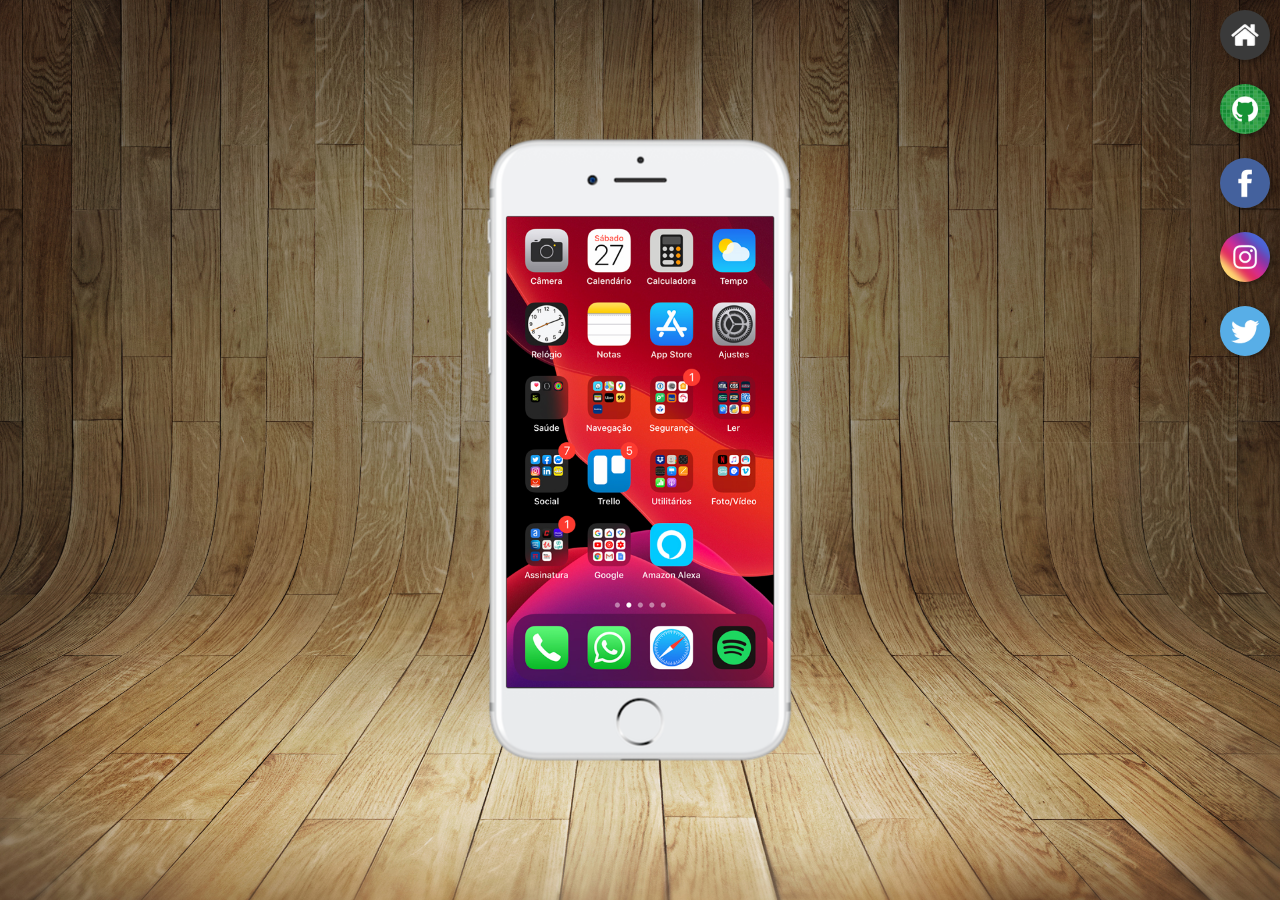
<file: index.html>
<!DOCTYPE html>
<html lang="pt-br">
<head>
    <meta charset="UTF-8">
    <meta http-equiv="X-UA-Compatible" content="IE=edge">
    <meta name="viewport" content="width=device-width, initial-scale=1.0">
    <link rel="shortcut icon" href="favicon.ico" type="image/x-icon">
    <title>Projeto redes sociais</title>
    <link rel="stylesheet" href="estilos/style.css">
</head>
<body>
    <main>
        <section id="telefone">
            <iframe src="home.html" frameborder="0" name="tela" id="tela">
                Seu navegador não é compatível com este conteúdo.
            </iframe>
        </section>
        <section id="redes_sociais">
            <a href="home.html" target="tela"><img src="imagens/logo-home.jpg" alt="home"></a> <br>
            <a href="github.html" target="tela"><img src="imagens/logo-github.jpg" alt="GitHub"></a> <br>
            <a href="facebook.html" target="tela"><img src="imagens/logo-facebook.jpg" alt=""></a> <br>
            <a href="instagram.html" target="tela"><img src="imagens/logo-instagram.jpg" alt=""></a> <br>
            <a href="twitter.html" target="tela"><img src="imagens/logo-twitter.jpg" alt=""></a> <br>
        </section>
    </main>
</body>
</html>
</file>
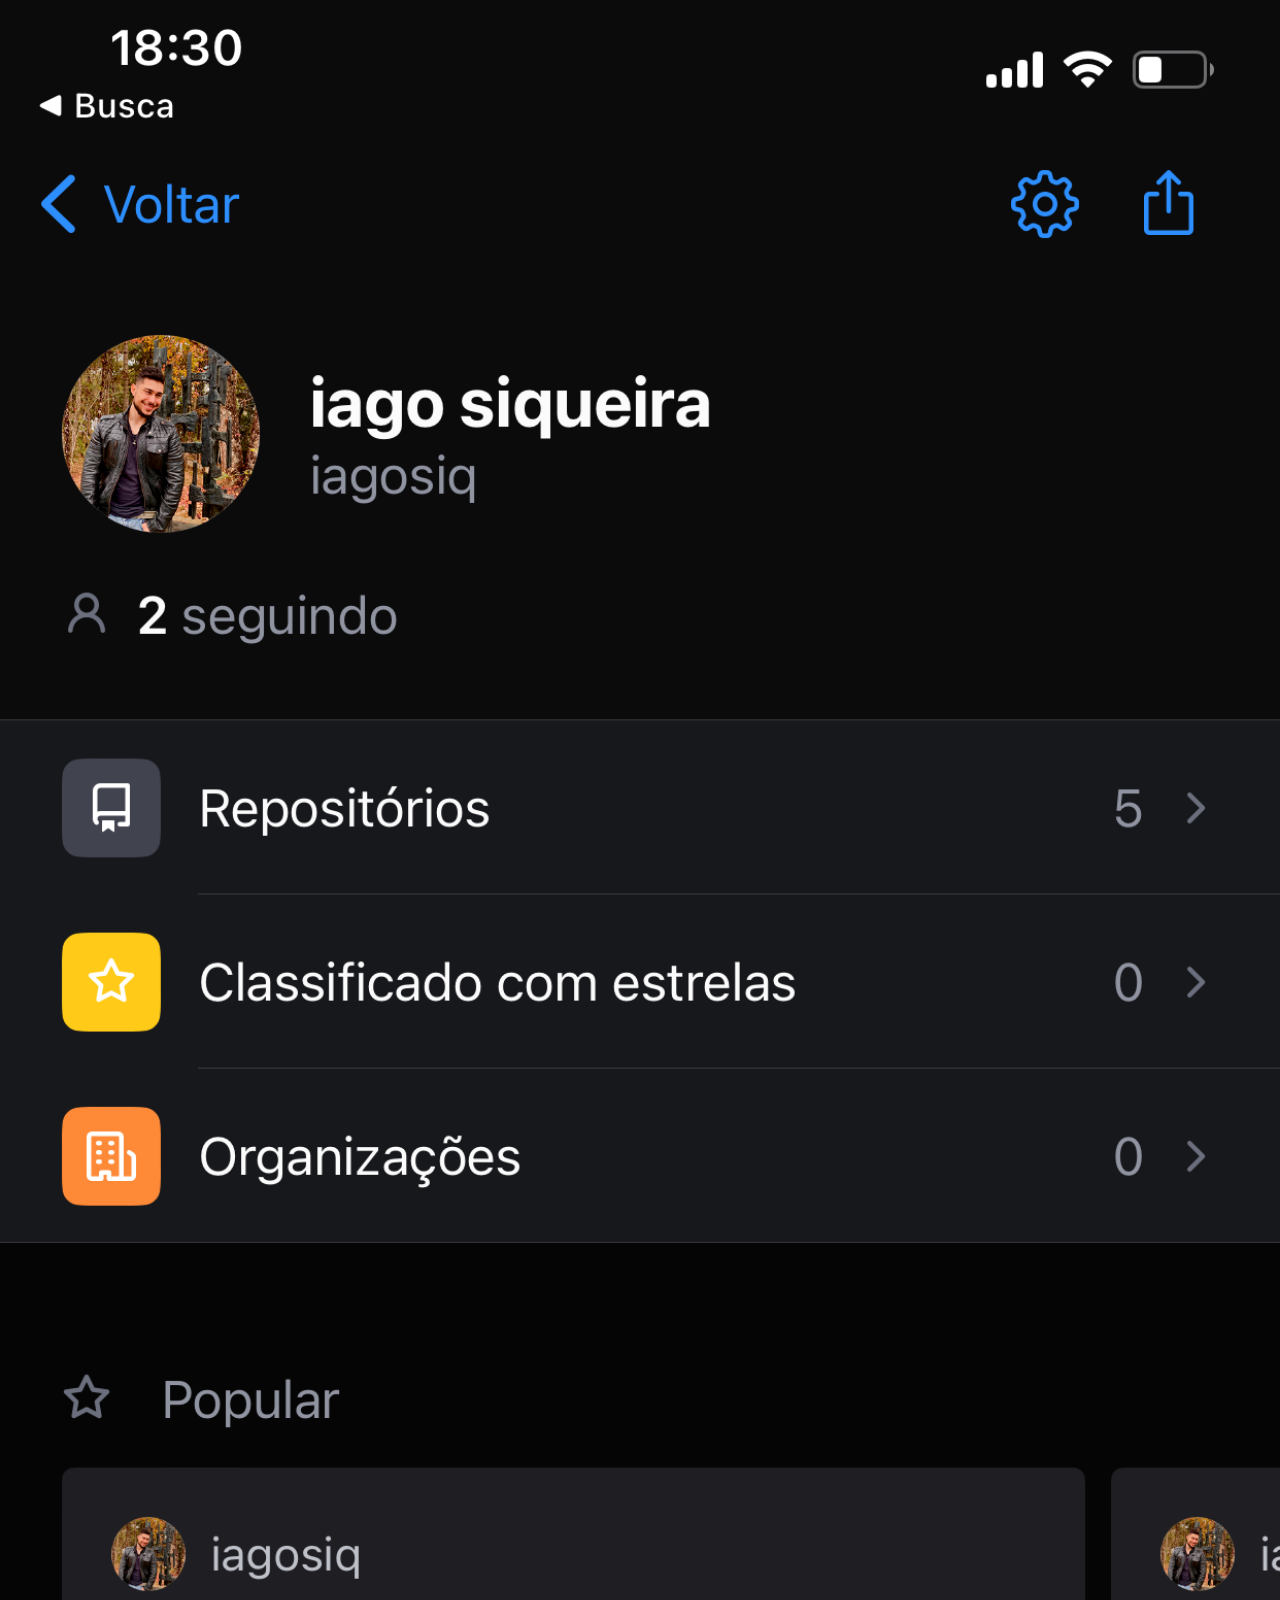
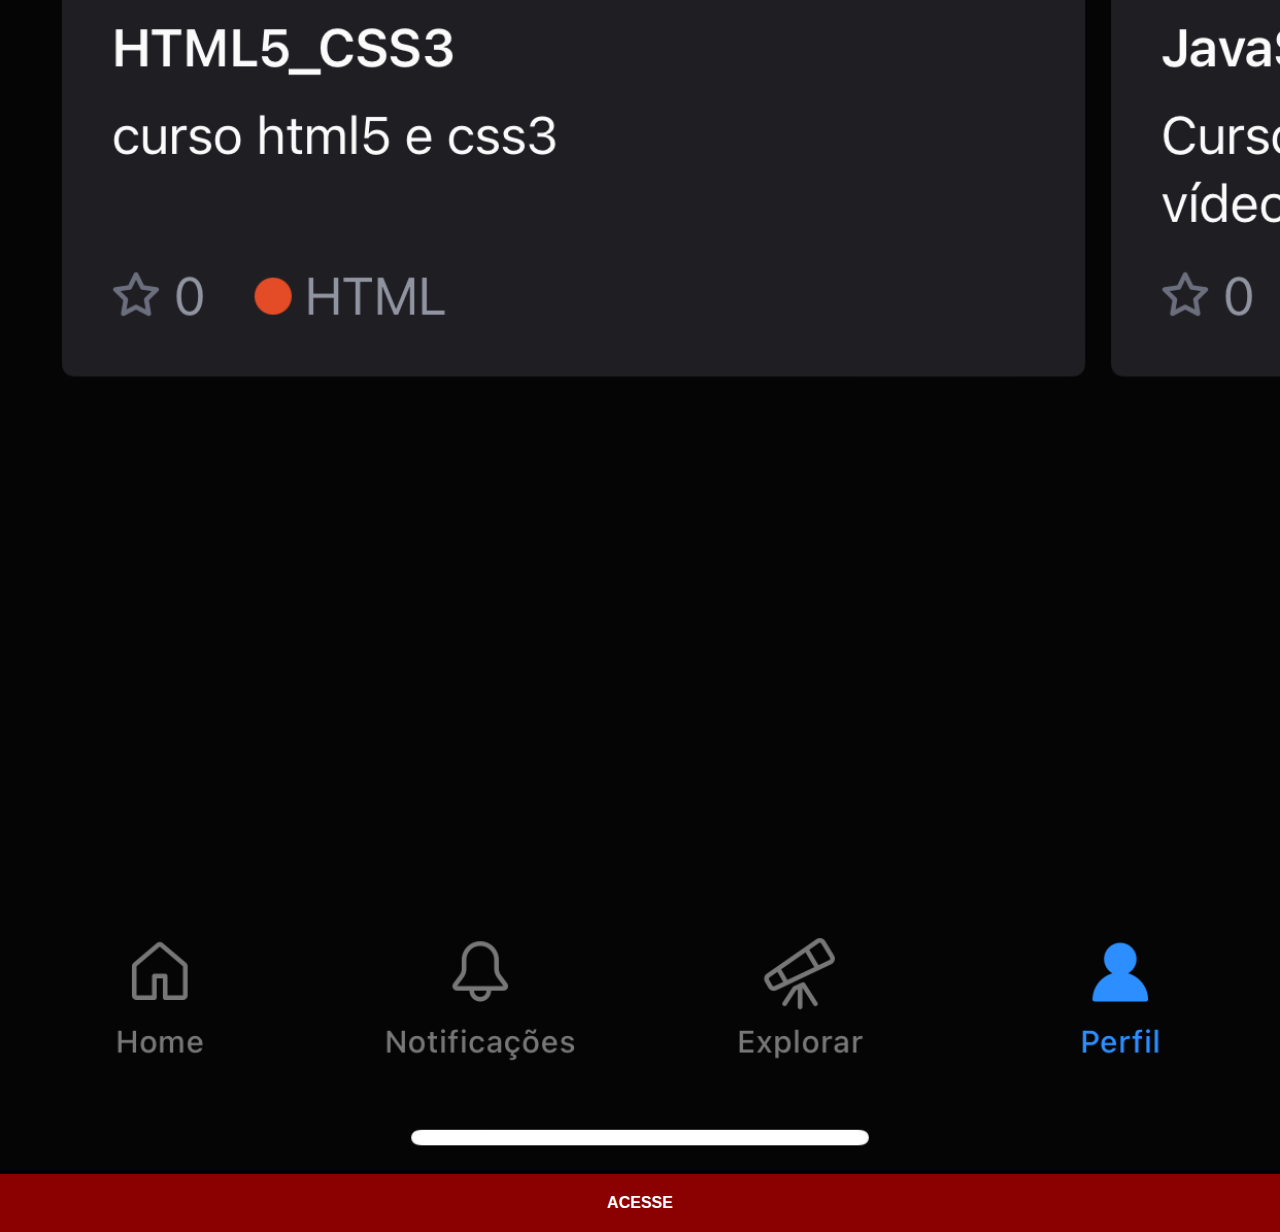
<file: github.html>
<!DOCTYPE html>
<html lang="pt-br">
<head>
    <meta charset="UTF-8">
    <meta http-equiv="X-UA-Compatible" content="IE=edge">
    <meta name="viewport" content="width=device-width, initial-scale=1.0">
    <title>GitHub</title>
    <link rel="stylesheet" href="estilos/social.css">
</head>
<body>
    <img src="imagens/github_grande.PNG" alt="GitHub">
    <a href="https://github.com/iagosiq" target="_blank">ACESSE</a>
</body>
</html>
</file>
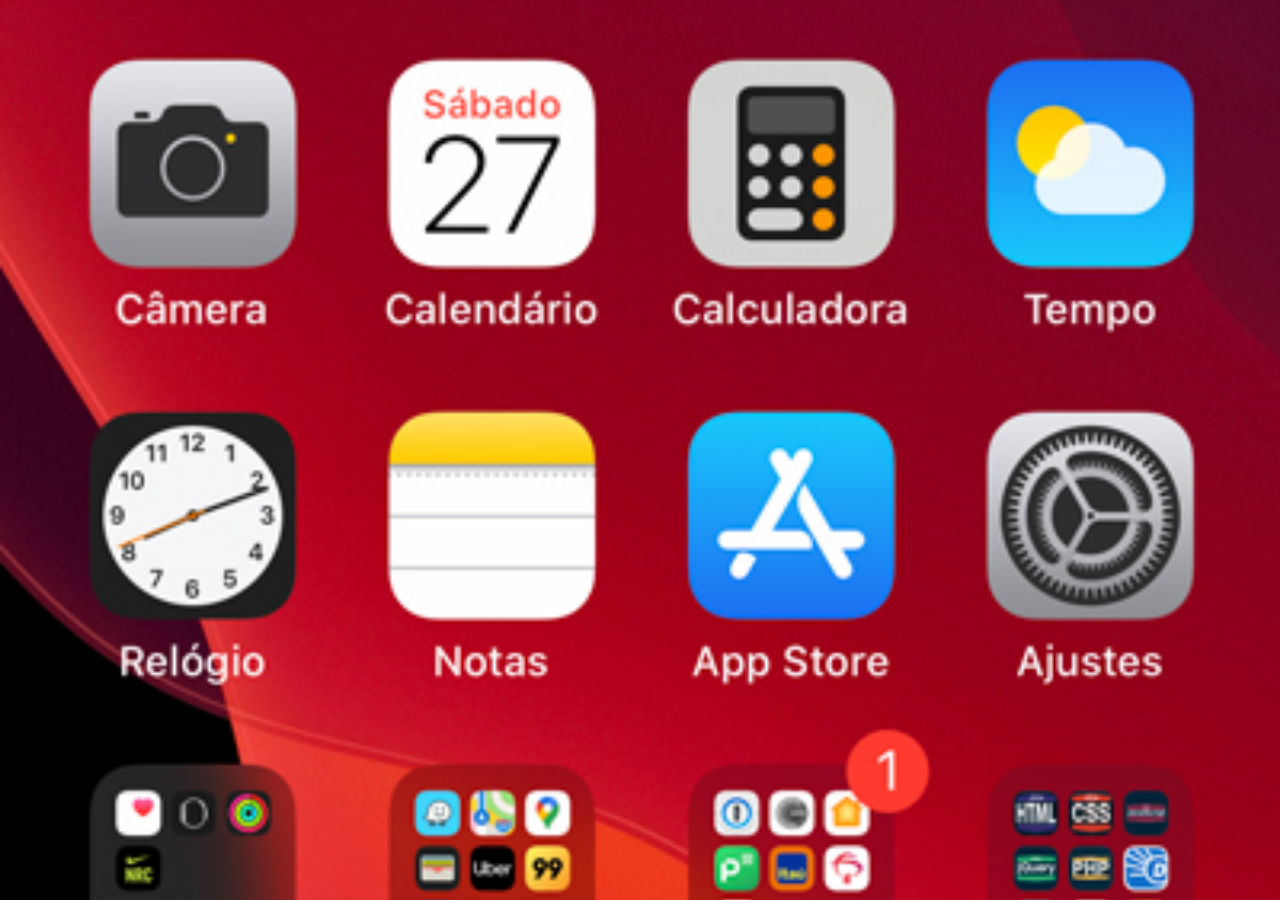
<file: home.html>
<!DOCTYPE html>
<html lang="pt-br">
<head>
    <meta charset="UTF-8">
    <meta http-equiv="X-UA-Compatible" content="IE=edge">
    <meta name="viewport" content="width=device-width, initial-scale=1.0">
    <title>Home</title>
    <style>
        * {
            margin: 0px;
            height: 0px;
        }

        body {
            width: 100vw;
            height: 100vh;
            background: black url('imagens/tela-home.jpg') no-repeat top center;
            background-size: cover;
        }
    </style>
</head>
<body>   
</body>
</html>
</file>
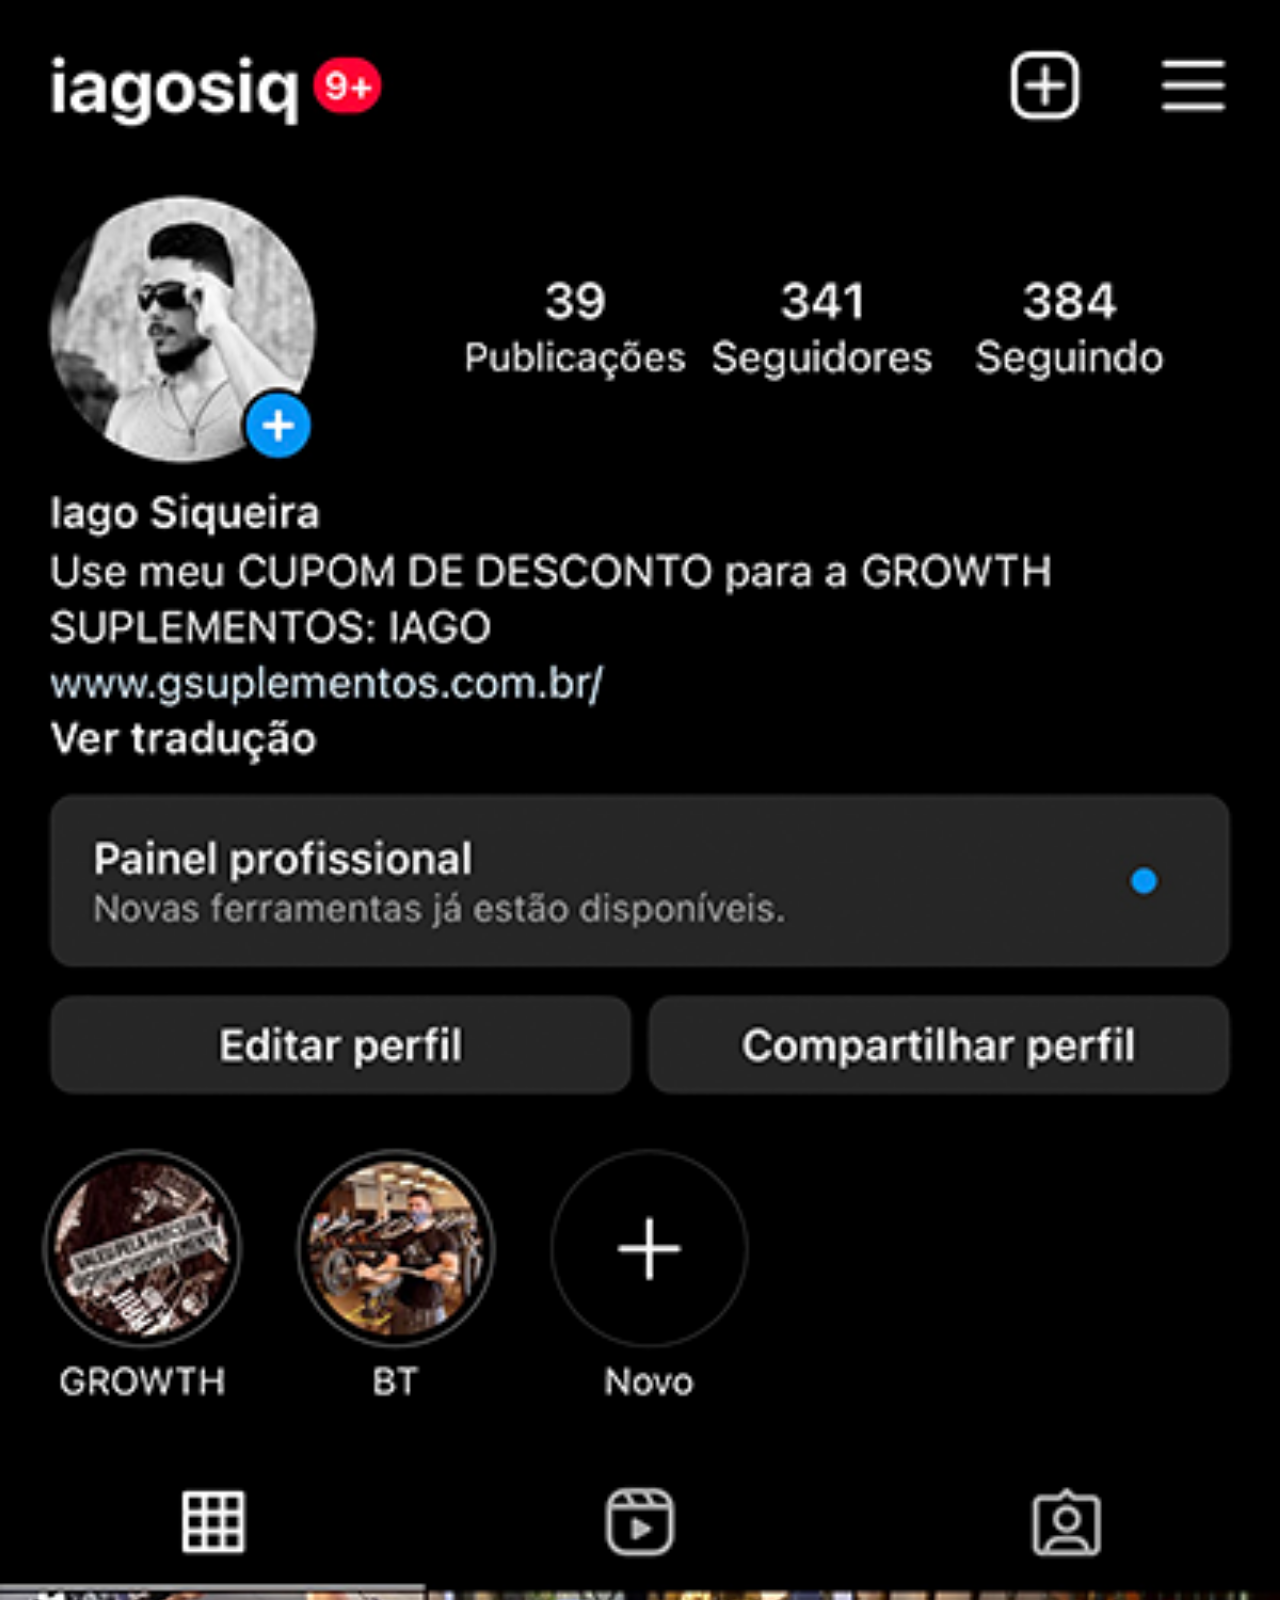
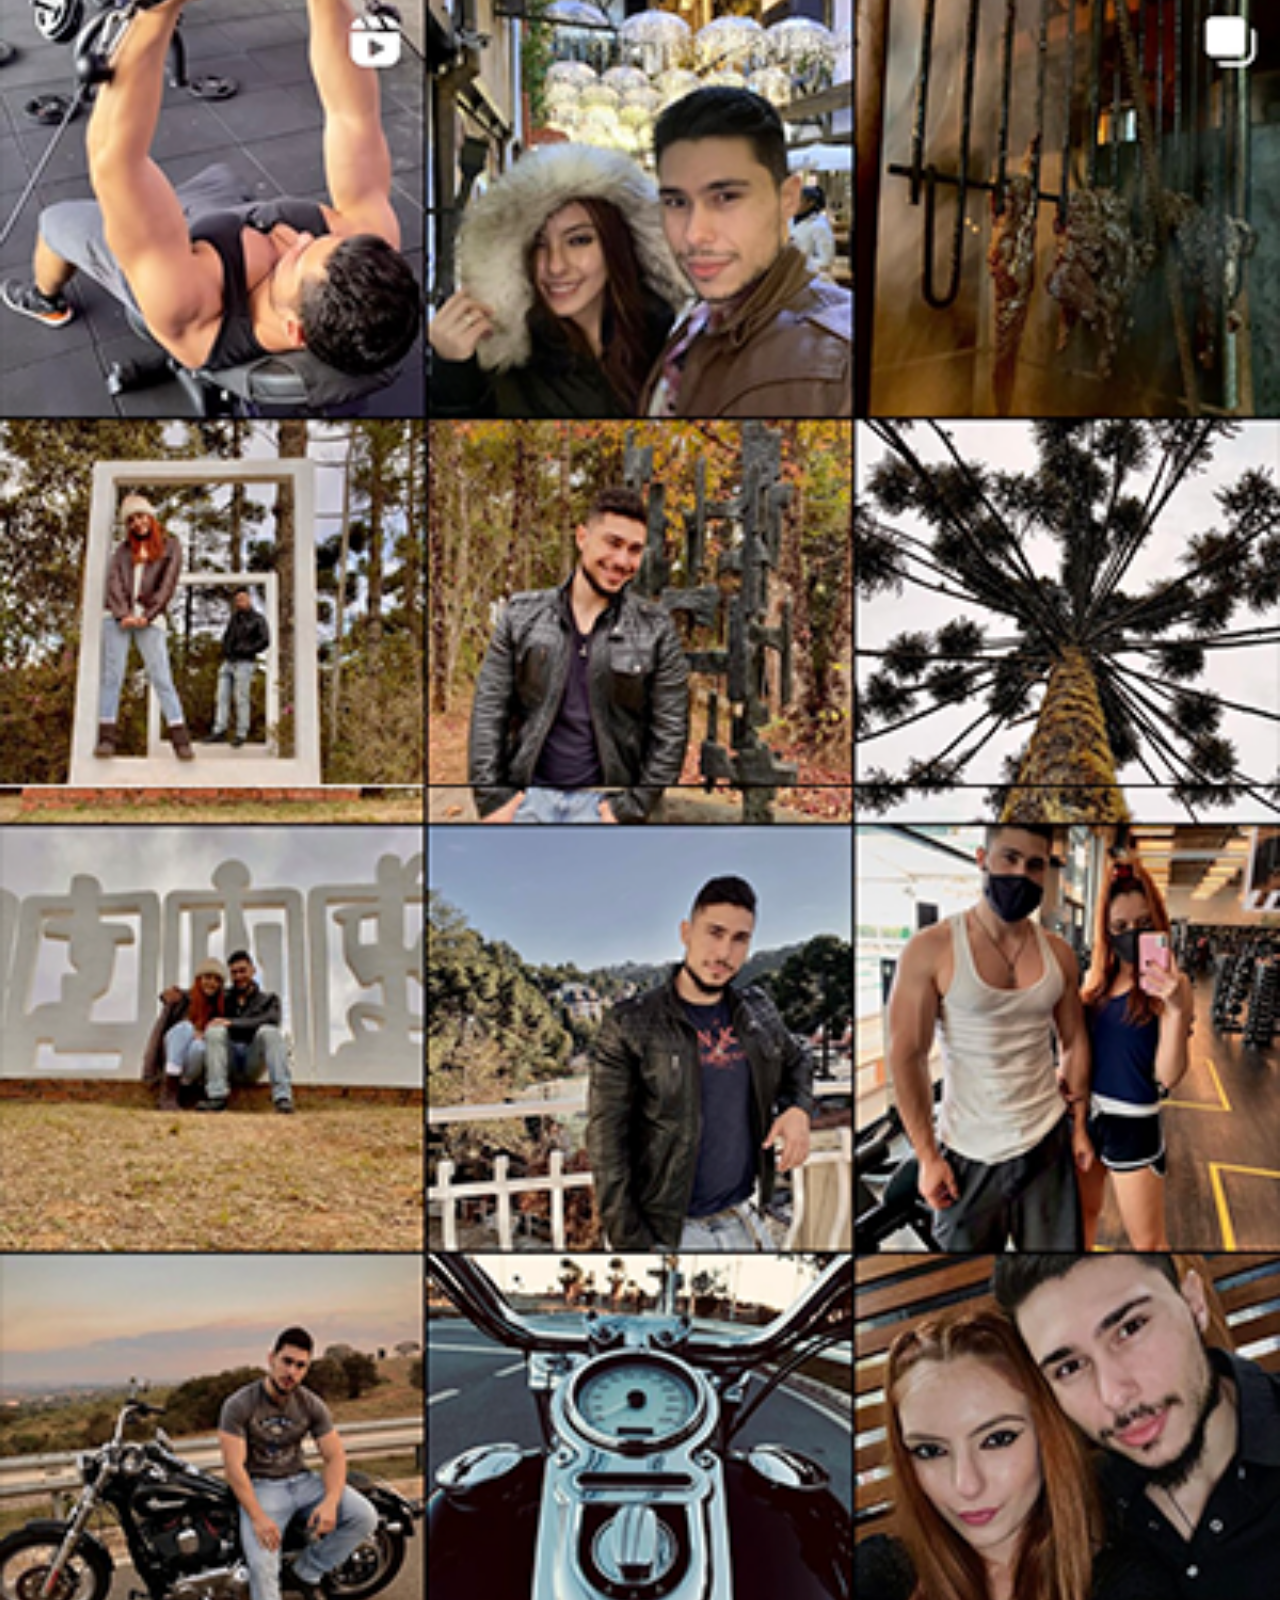
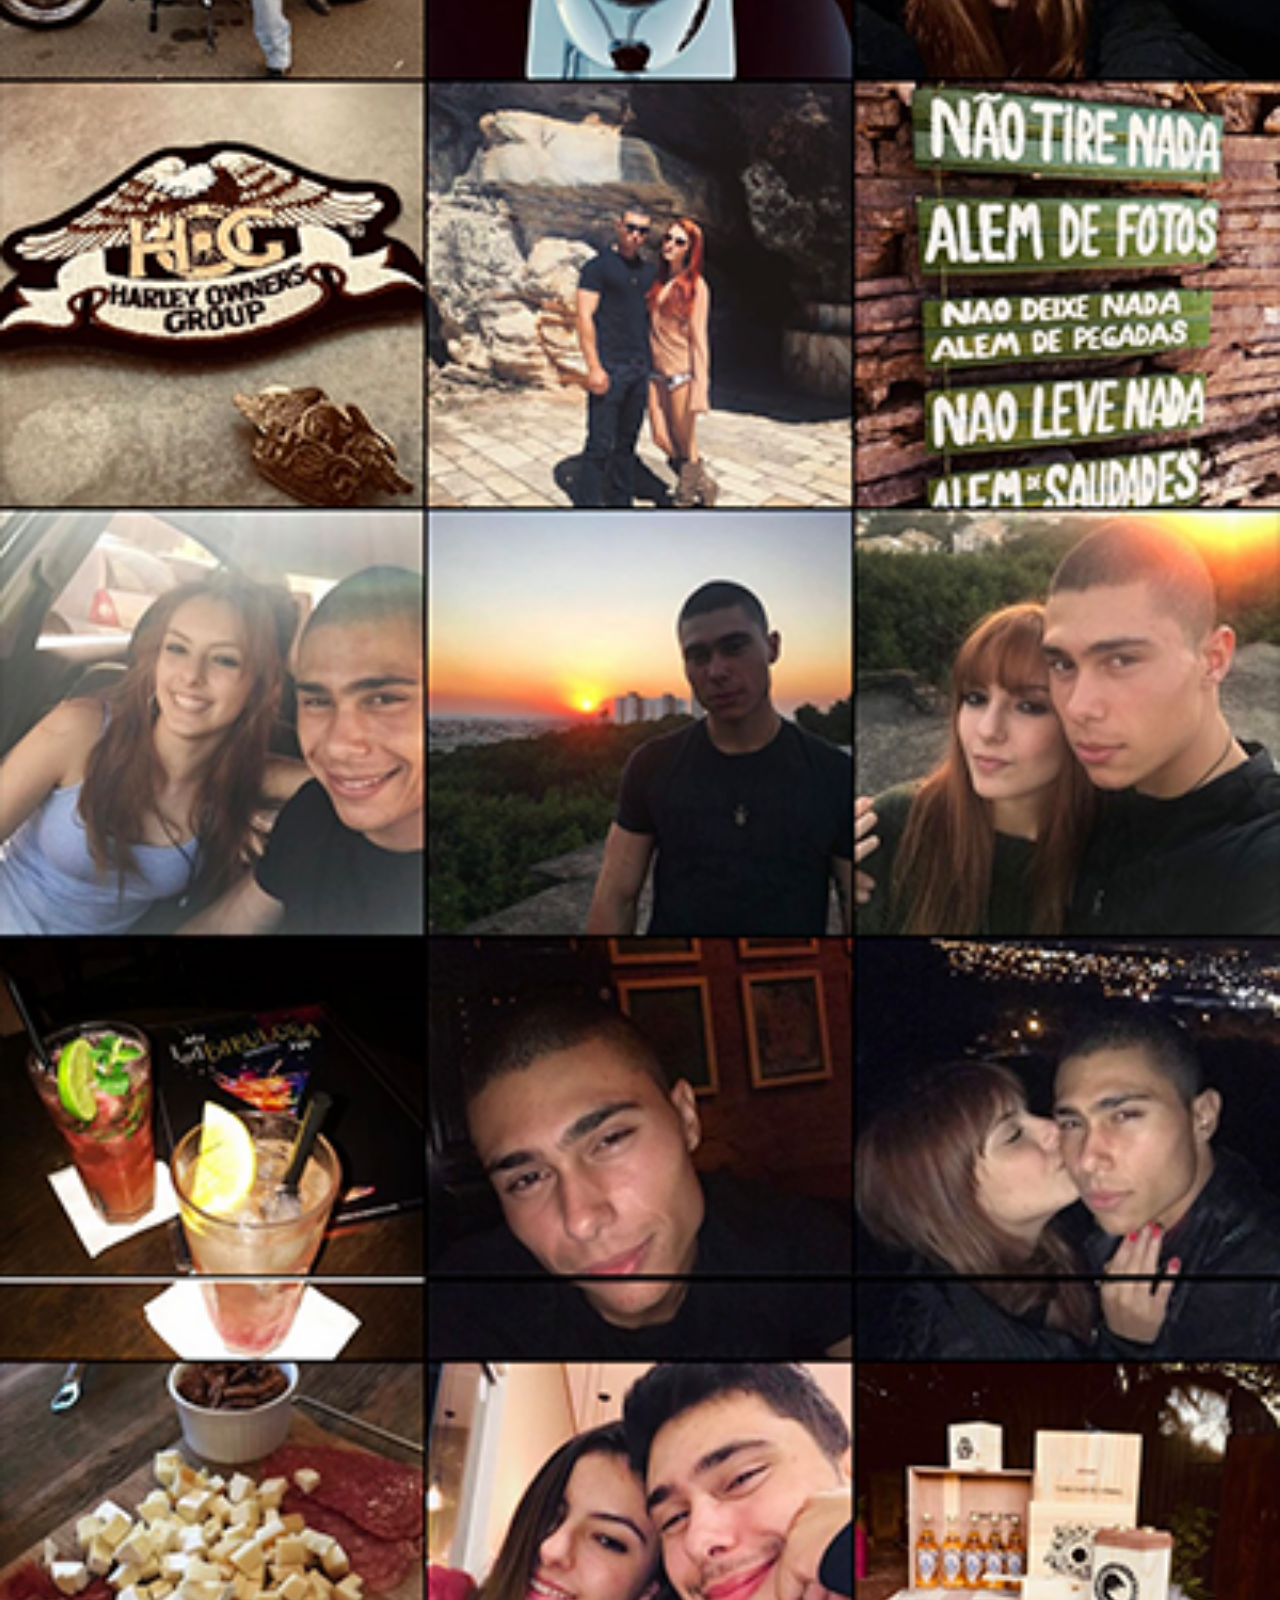
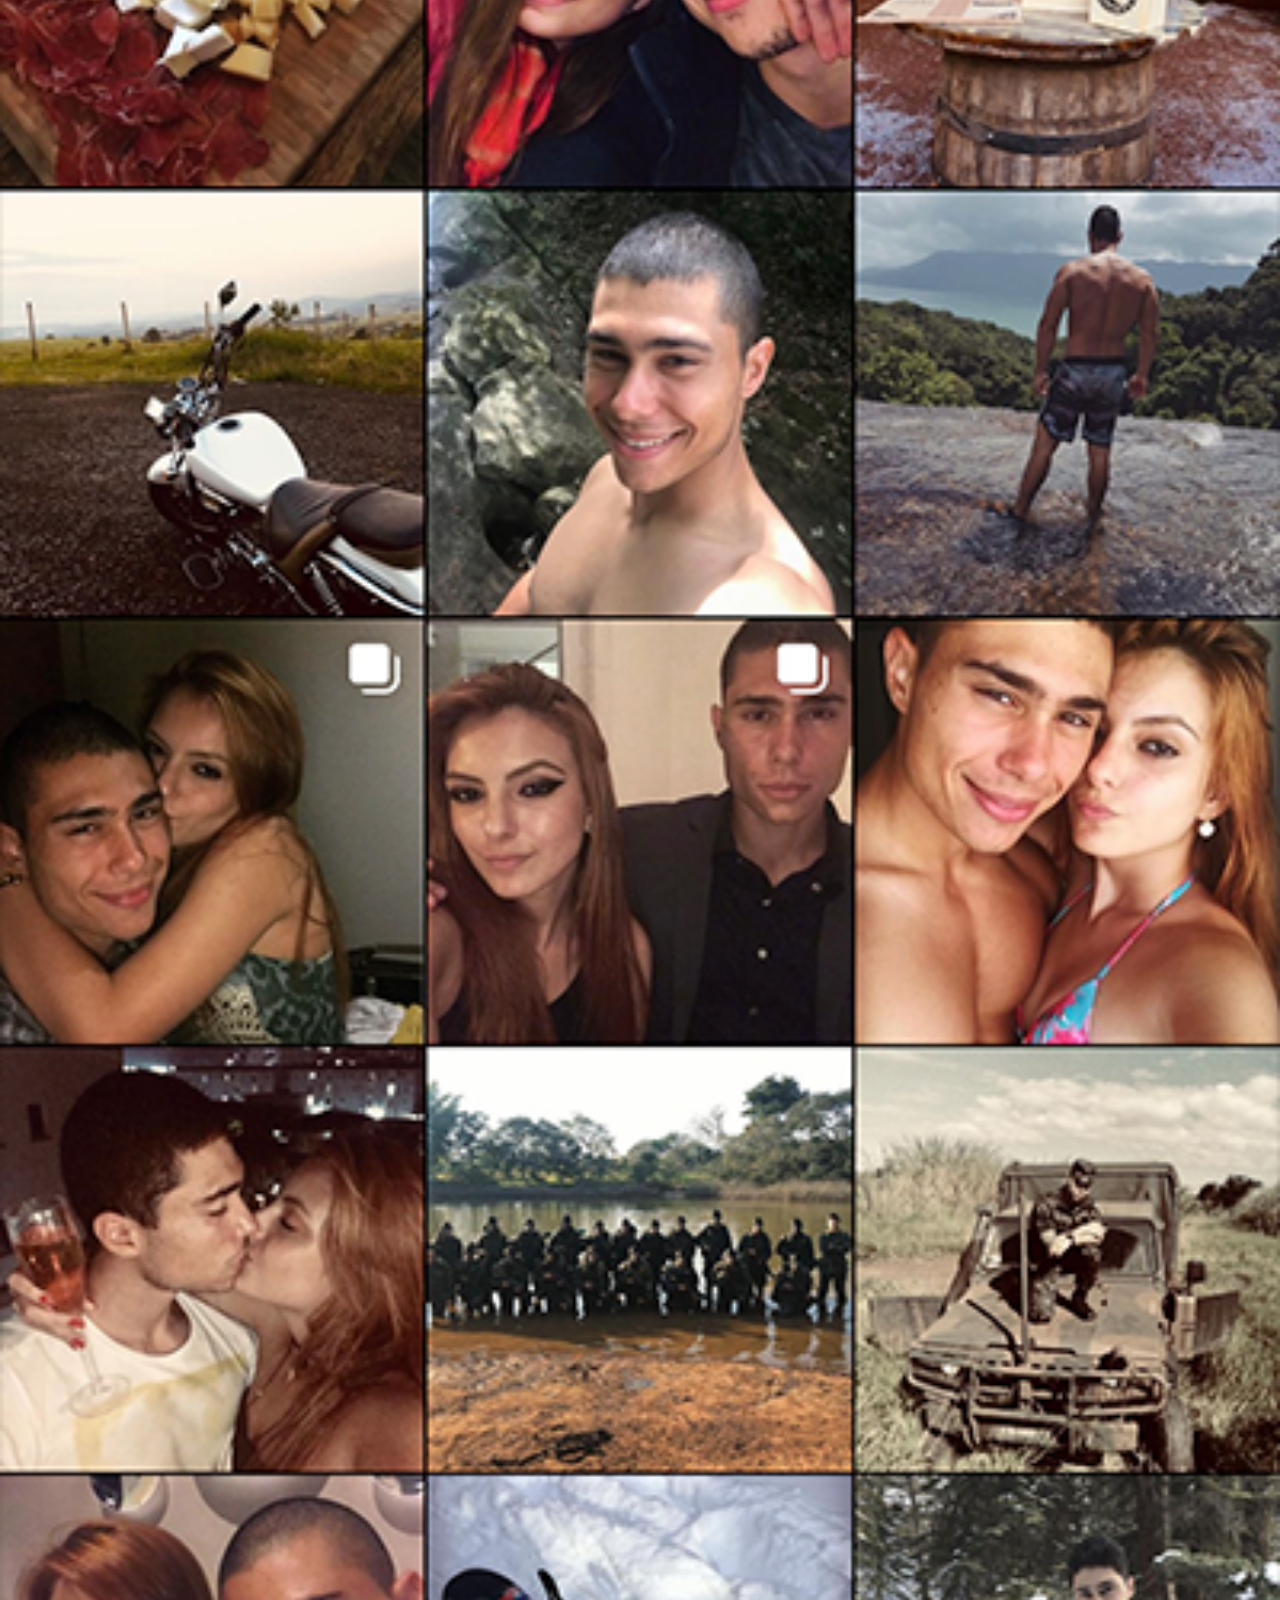
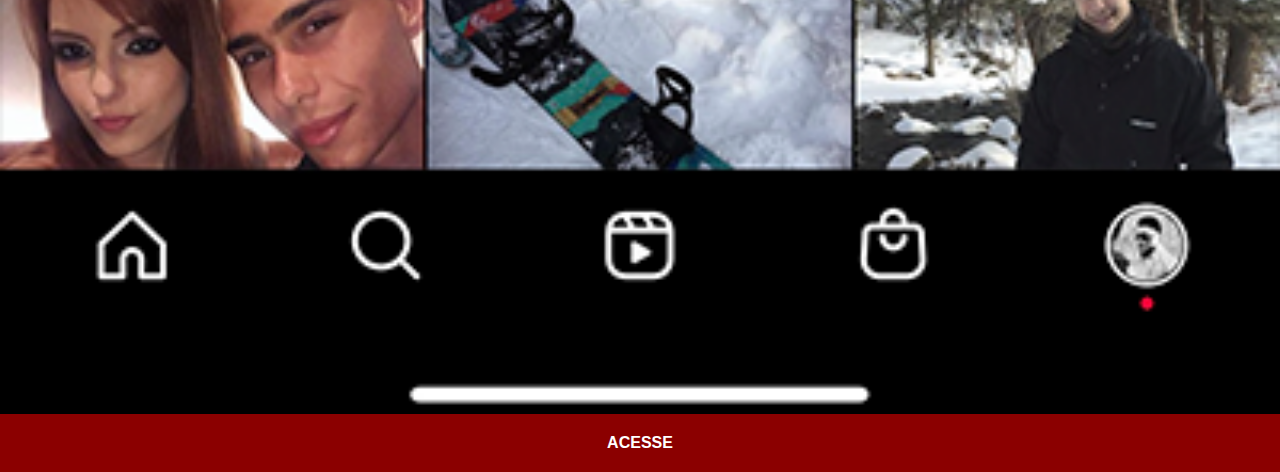
<file: instagram.html>
<!DOCTYPE html>
<html lang="pt-br">
<head>
    <meta charset="UTF-8">
    <meta http-equiv="X-UA-Compatible" content="IE=edge">
    <meta name="viewport" content="width=device-width, initial-scale=1.0">
    <title>Instagram</title>
    <link rel="stylesheet" href="estilos/social.css">
</head>
<body>
    <img src="imagens/instagram_grande.png" alt="Instagram">
    <a href="https://www.instagram.com/iagosiq/" target="_blank">ACESSE</a>
</body>
</html>
</file>
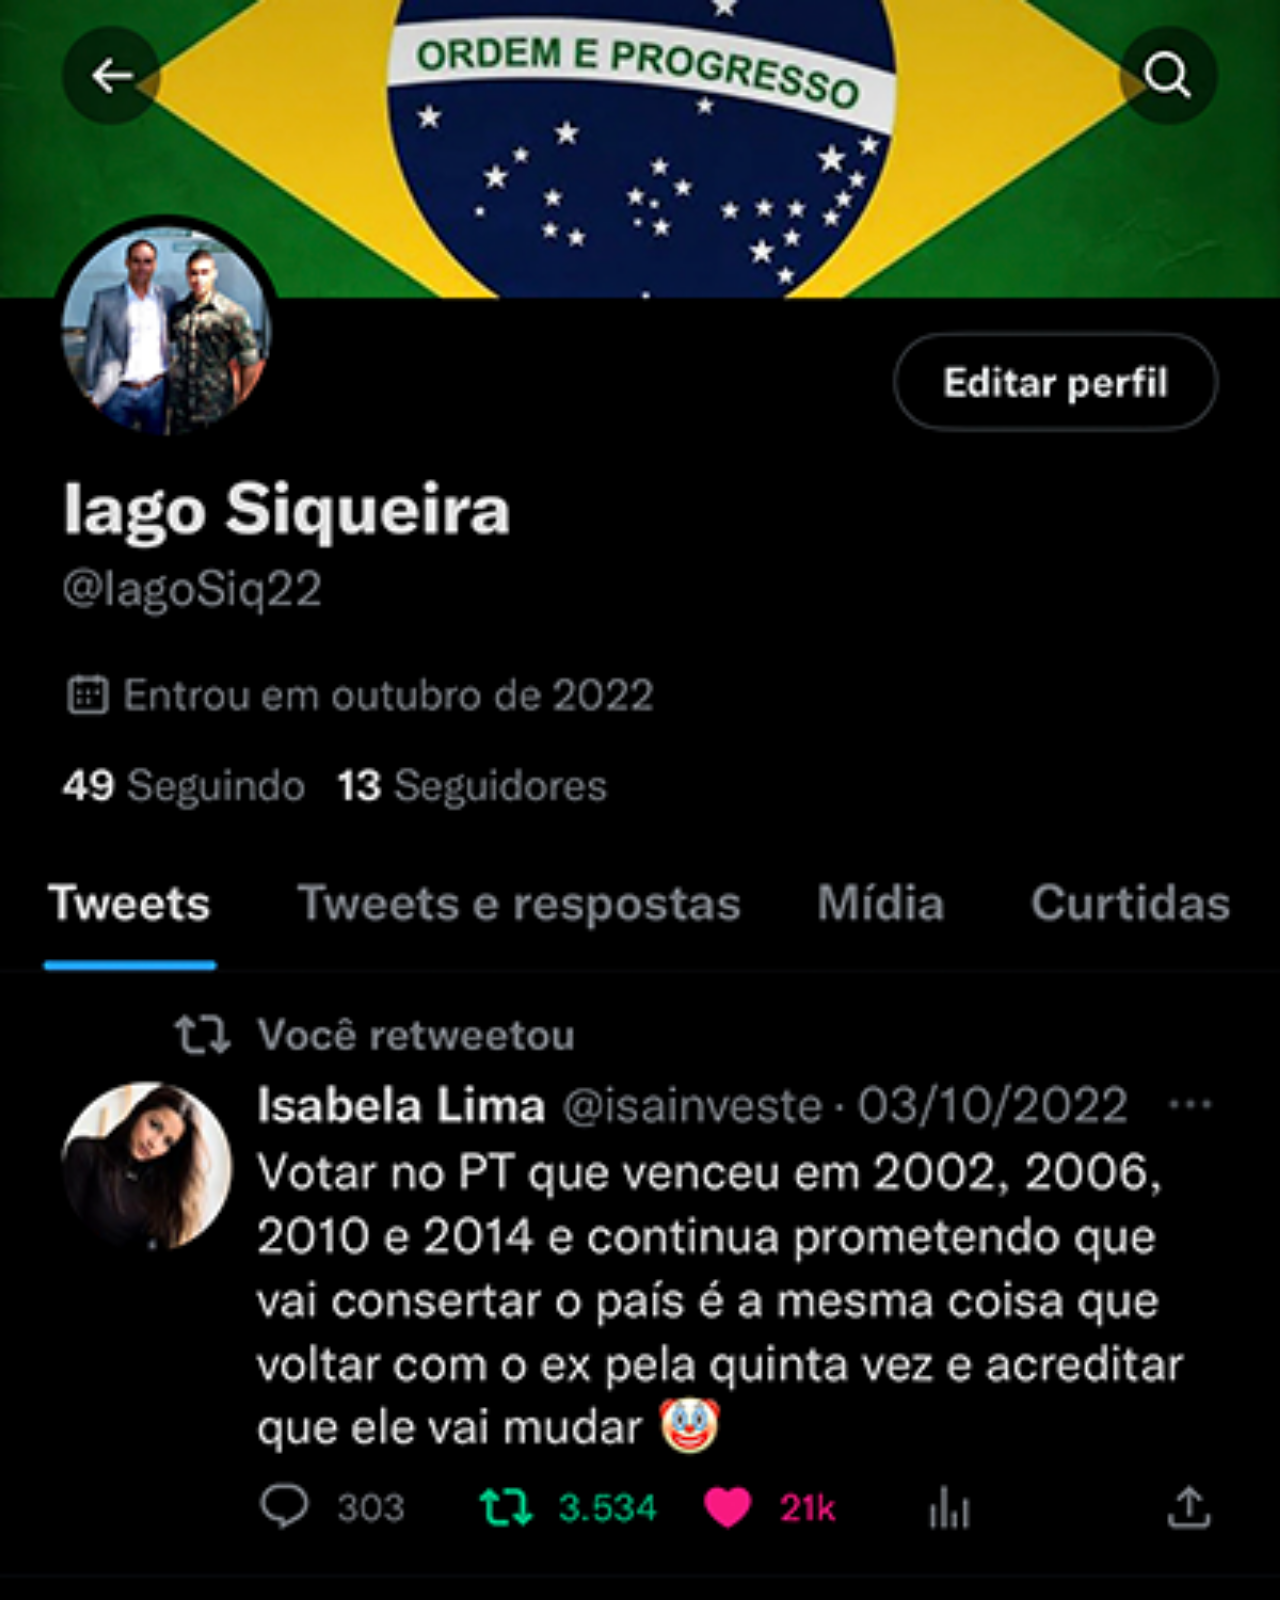
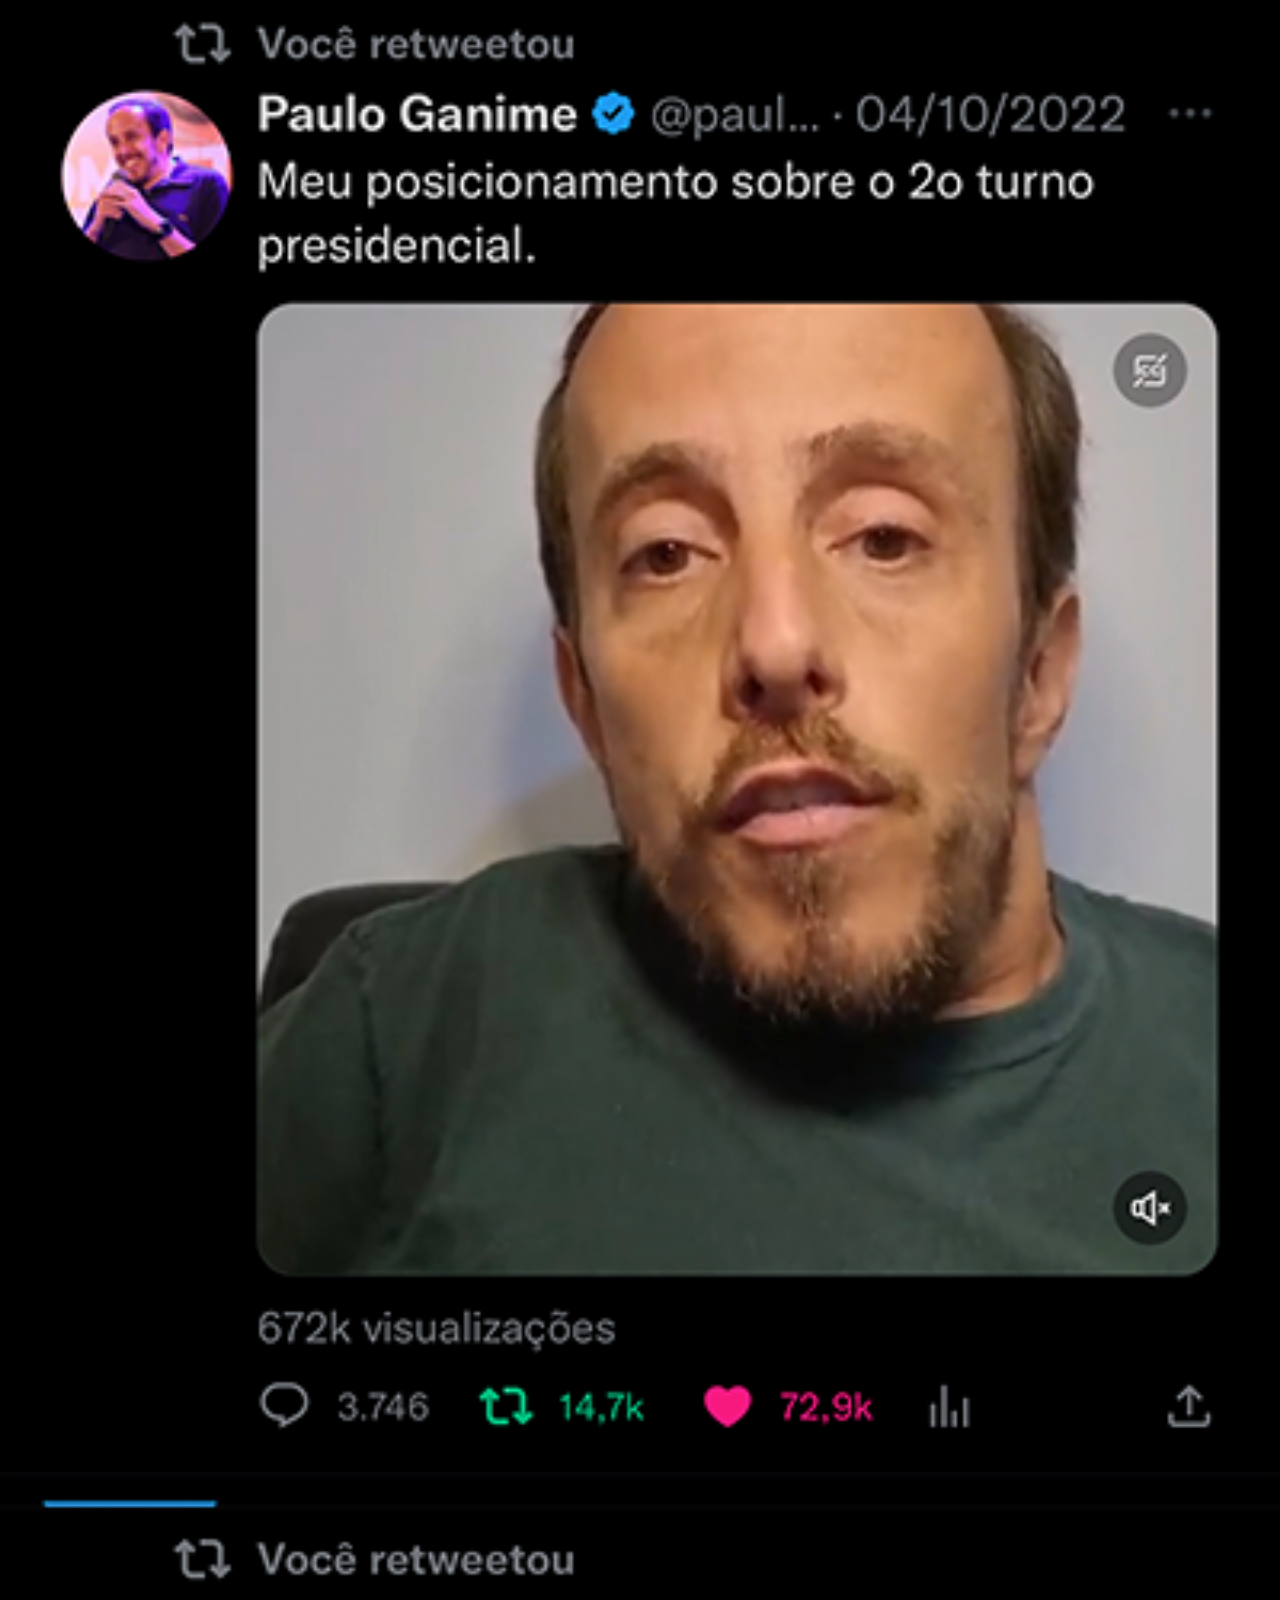
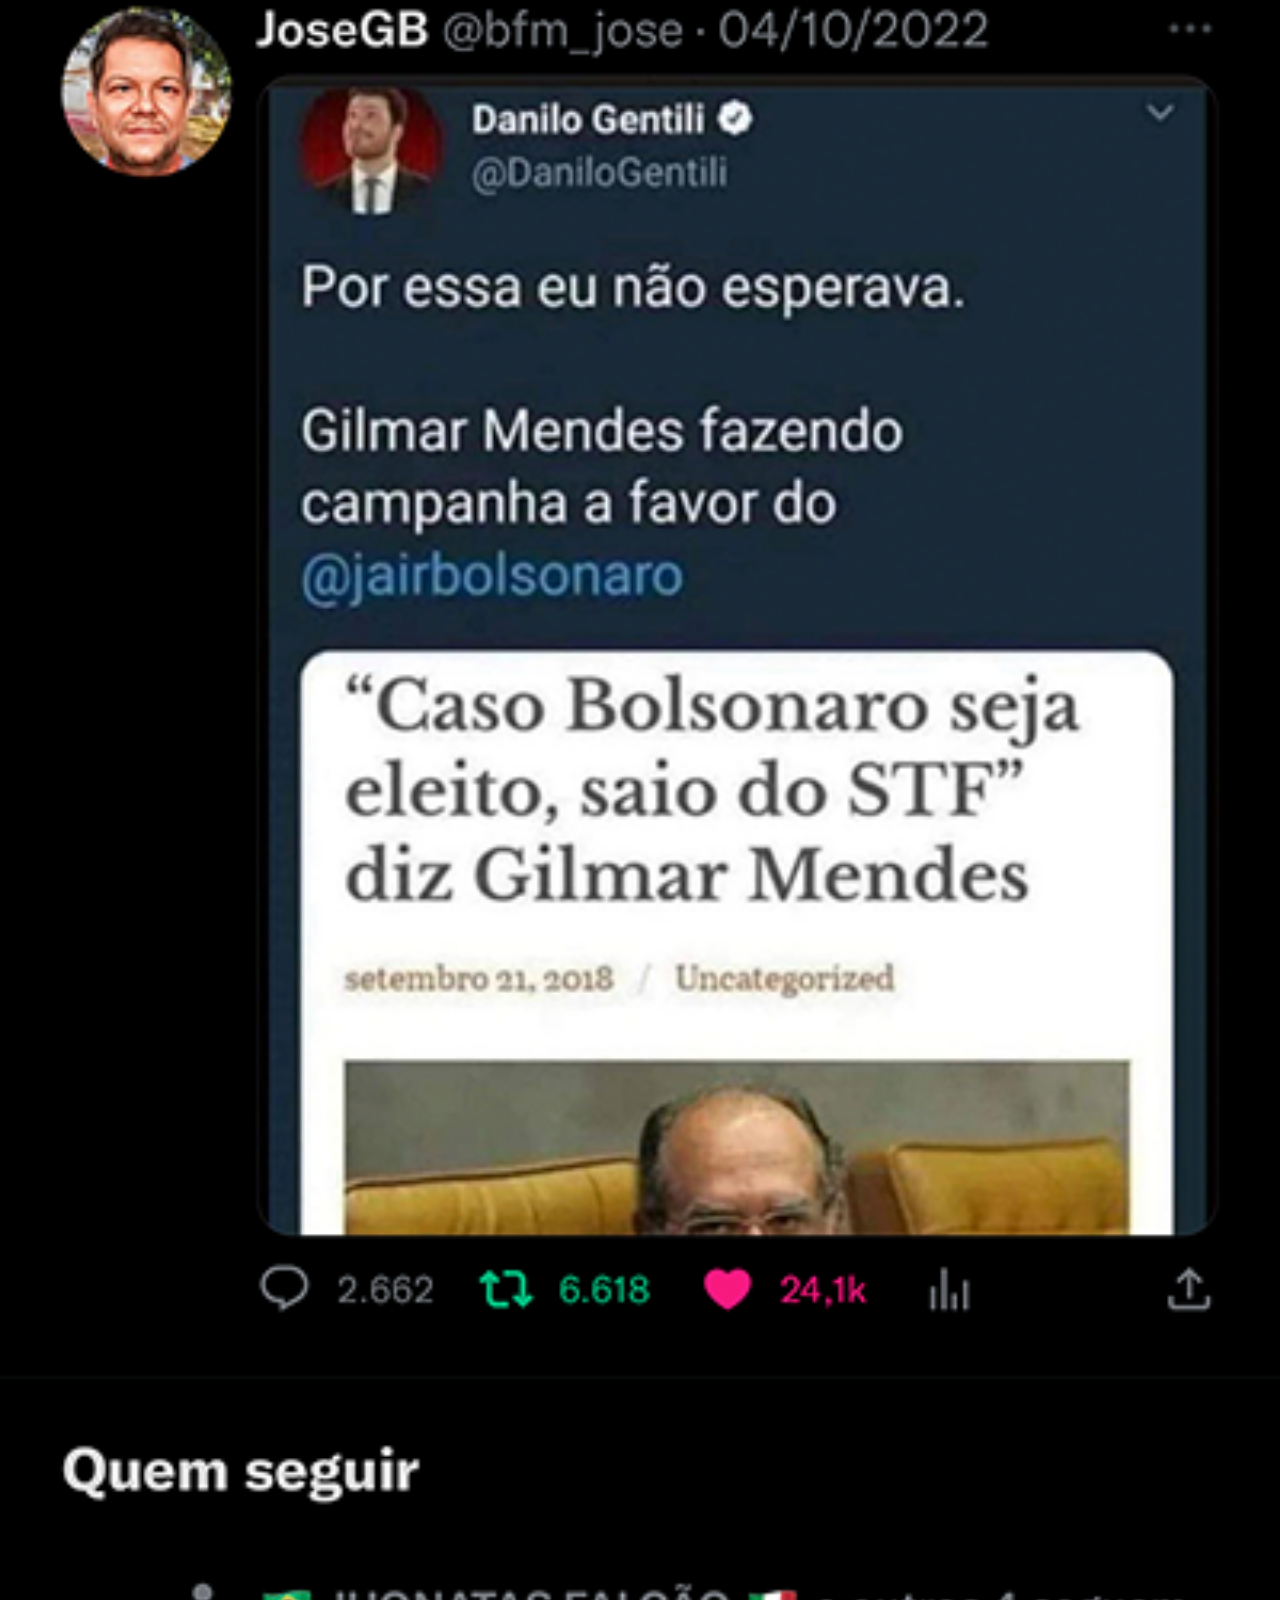
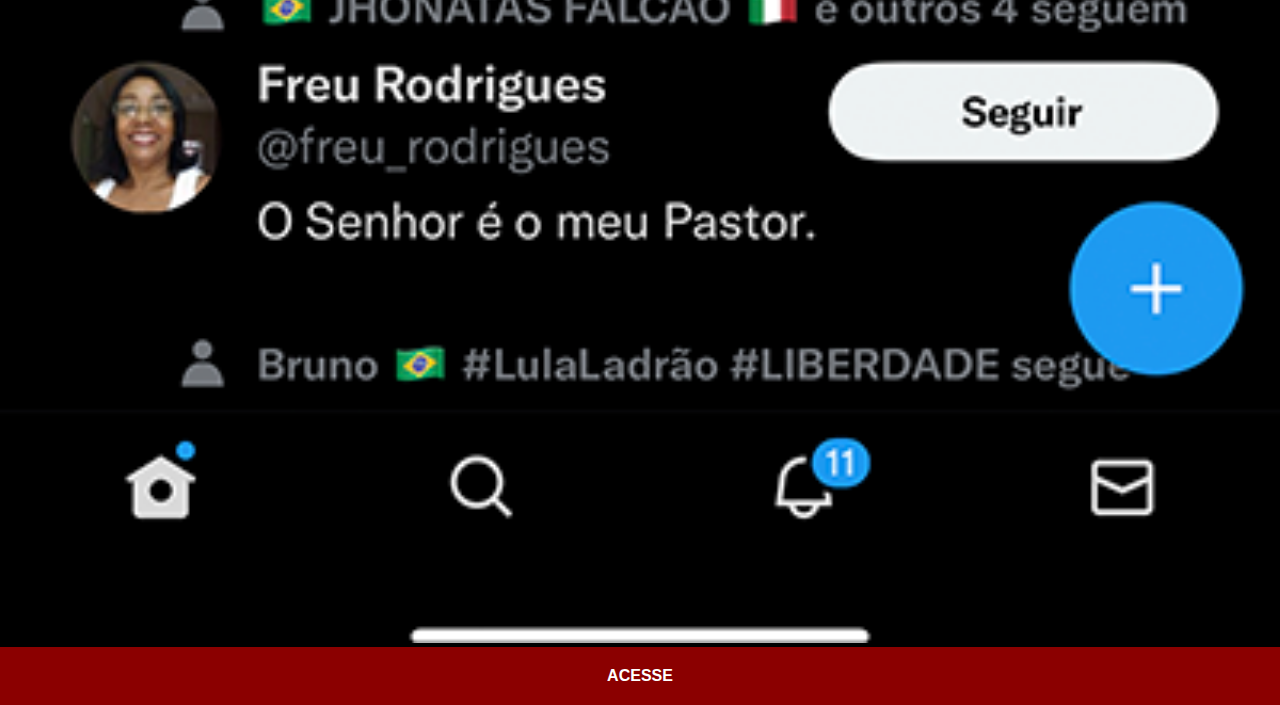
<file: twitter.html>
<!DOCTYPE html>
<html lang="pt-br">
<head>
    <meta charset="UTF-8">
    <meta http-equiv="X-UA-Compatible" content="IE=edge">
    <meta name="viewport" content="width=device-width, initial-scale=1.0">
    <title>twitter</title>
    <link rel="stylesheet" href="estilos/social.css">
</head>
<body>
    <img src="imagens/twitter_grande.png" alt="twitter">
    <a href="https://twitter.com/IagoSiq22" target="_blank">ACESSE</a>
</body>
</html>
</file>
<file: estilos/style.css>
@charset "UTF-8";

* {
    margin: 0px;
    padding: 0px;
    font-family: Arial, Helvetica, sans-serif;
}

html, body {
    height: 100vh;
    width: 100vw;
    background-color: black;
}

body {
    background: url('../imagens/fundo-madeira.jpg') no-repeat top center;
    background-size: cover;
    background-attachment: fixed;
}

main {
    height: 100vh;
    position: relative;
}

section#telefone {
    position: absolute;
    top: 50%;
    left: 50%;
    transform: translate(-50%, -50%);

    height: 627px;
    width: 311px;
    background: url('../imagens/frame-iphone.png') no-repeat;
}

#tela {
    position: relative;
    top: 80px;
    left: 22px;
    width: 267px;
    height: 471px;
}

section#redes_sociais {
    text-align: right;
}

section#redes_sociais img {
    width: 50px;
    height: 50px;
    margin: 10px;
    border-radius: 50%;
    box-shadow: 2px 2px 5px rgba(0, 0, 0, 0.377);
    box-sizing: border-box;
}

section#redes_sociais img:hover {
    border: 2px solid rgba(255, 255, 255, 0.632);
    transform: translate(-3px, -3px);
    box-shadow: 5px 5px 10px rgba(0, 0, 0, 0.599);
    transition: transform .3s, border .3s;
}
</file>
<file: estilos/social.css>
@charset "UTF-8";

* {
    margin: 0px;
    padding: 0px;
    font-family: Arial, Helvetica, sans-serif;
}

body {
    background-color: black;
}

img {
    width: 100vw;
}

a {
    display: block;
    background-color: darkred;
    text-align: center;
    font-weight: bolder;
    text-decoration: none;
    color: white;
    padding: 20px;
}

a:hover {
    background-color: red;
}
</file>
